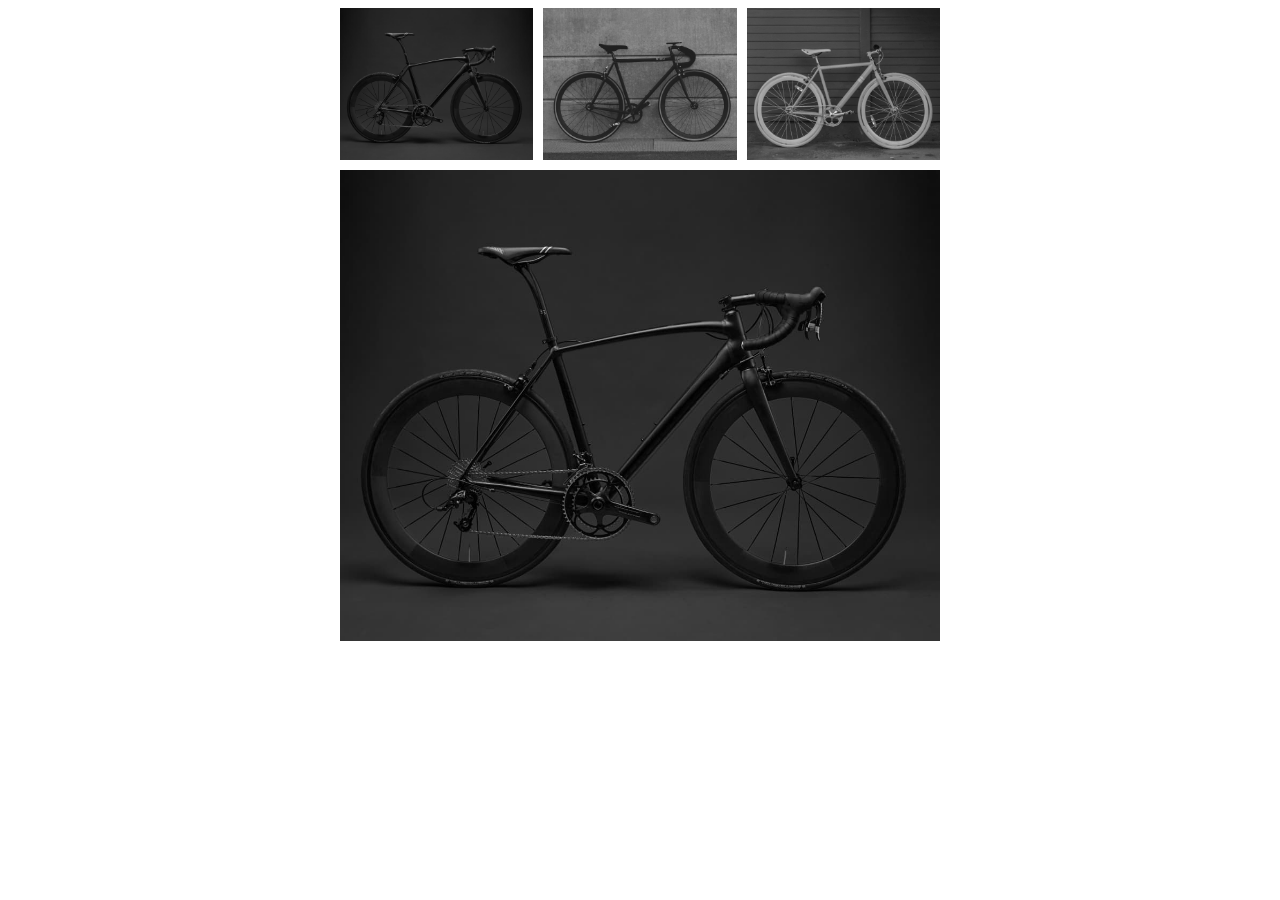
<file: Troca Foto - Js/index.html>
<!DOCTYPE html>
<html lang="pt-br">

<head>
    <meta charset="UTF-8">
    <meta name="viewport" content="width=device-width, initial-scale=1.0">
    <link rel="stylesheet" href="./style.css">
    <title>Document</title>
</head>

<body>

    <div id="galeria">
        <ul>
            <li><img src="./img/img1.jpg" alt="Bicicleta 1"></li>
            <li><img src="./img/img2.jpg" alt="Bicicleta 2"></li>
            <li><img src="./img/img3.jpg" alt="Bicicleta 3"></li>
        </ul>
        <img id="imagem-principal" src="./img/img1.jpg" alt="Bicicleta 1">
    </div>

    <script src="./script.js"></script>
</body>

</html>
</file>
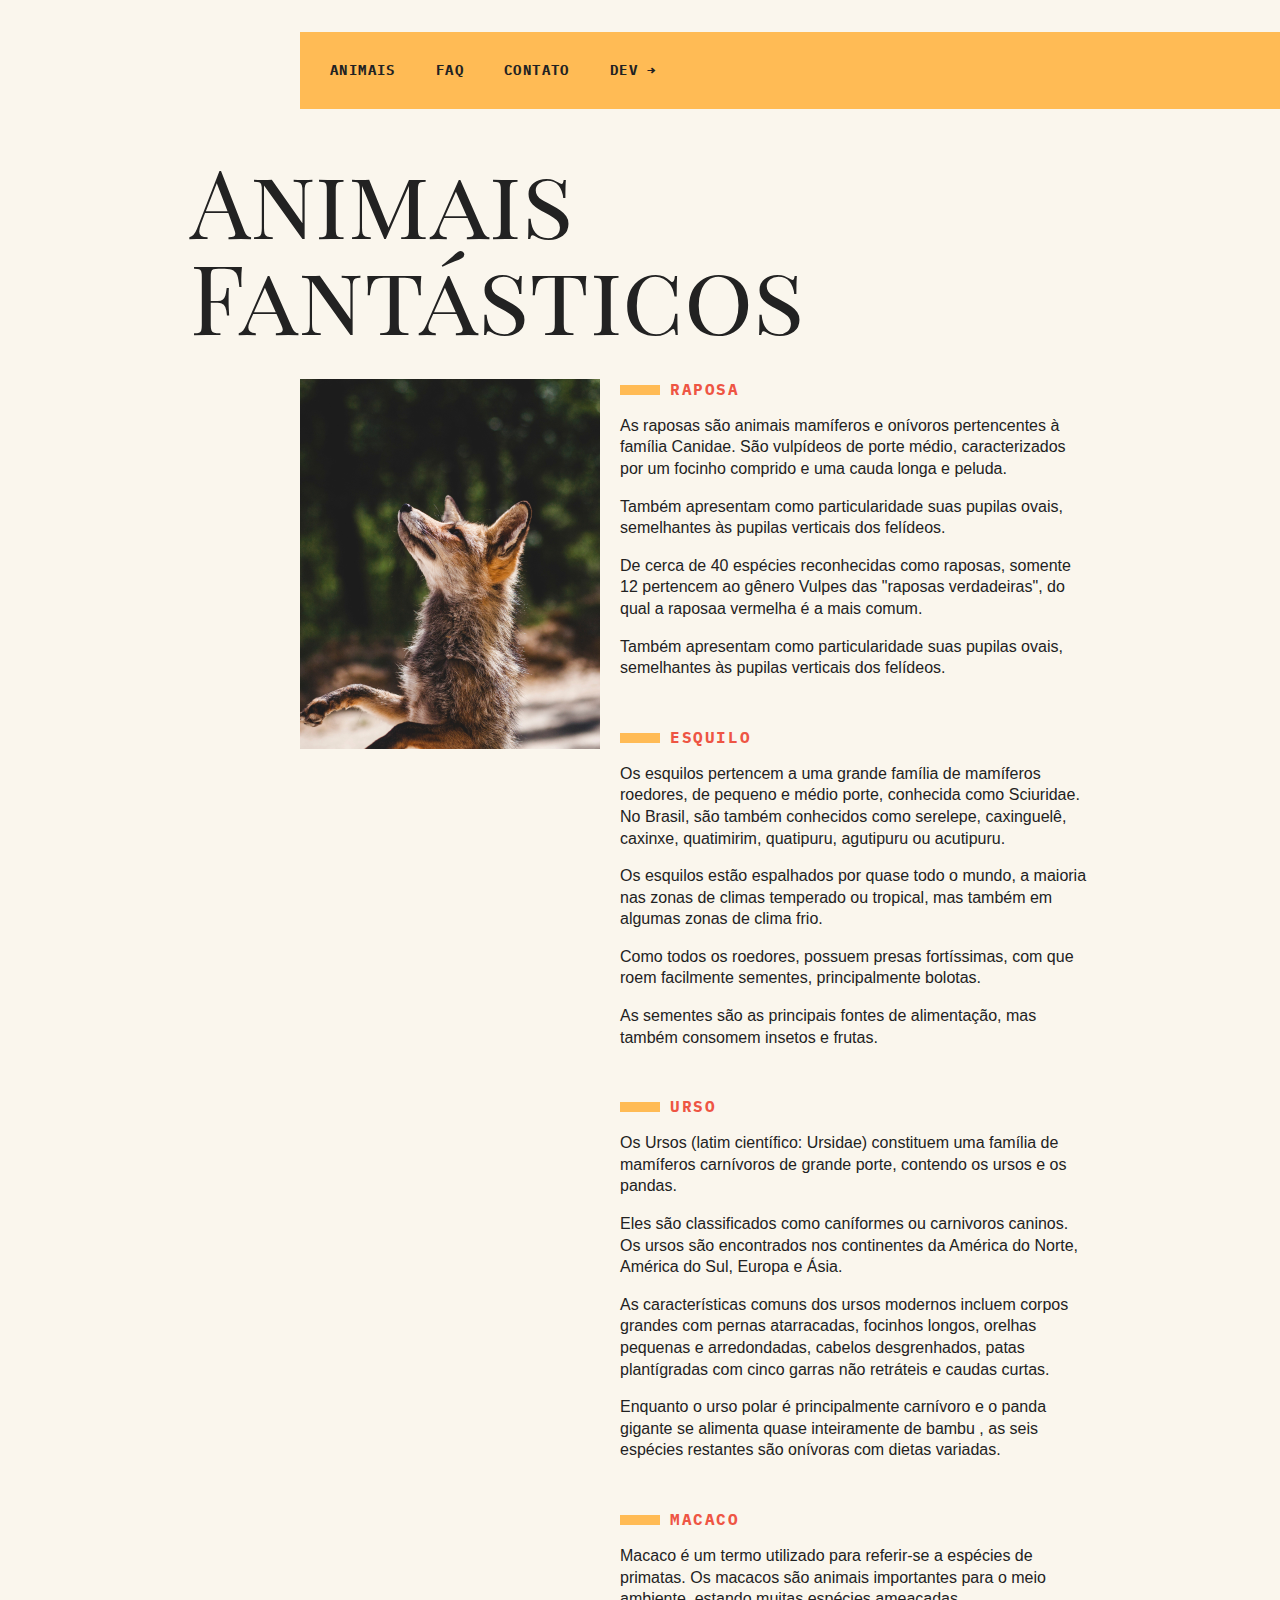
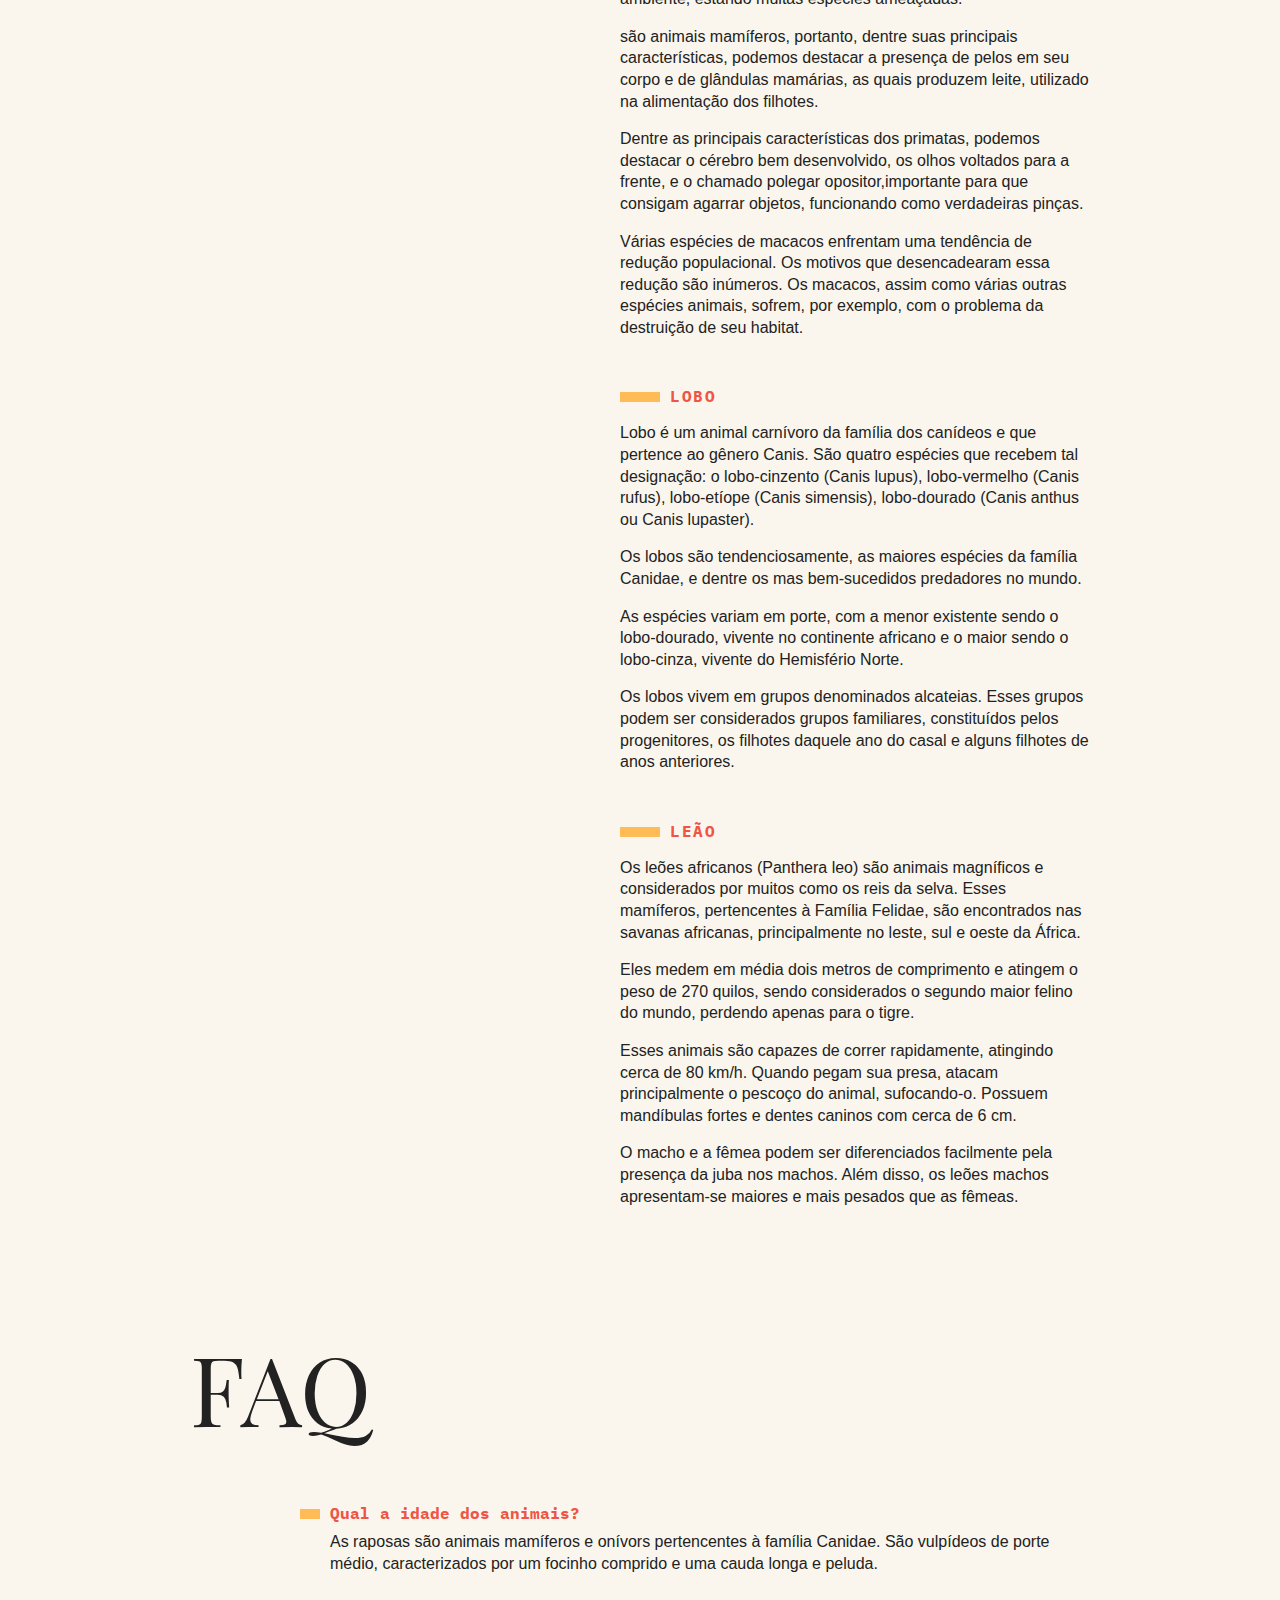
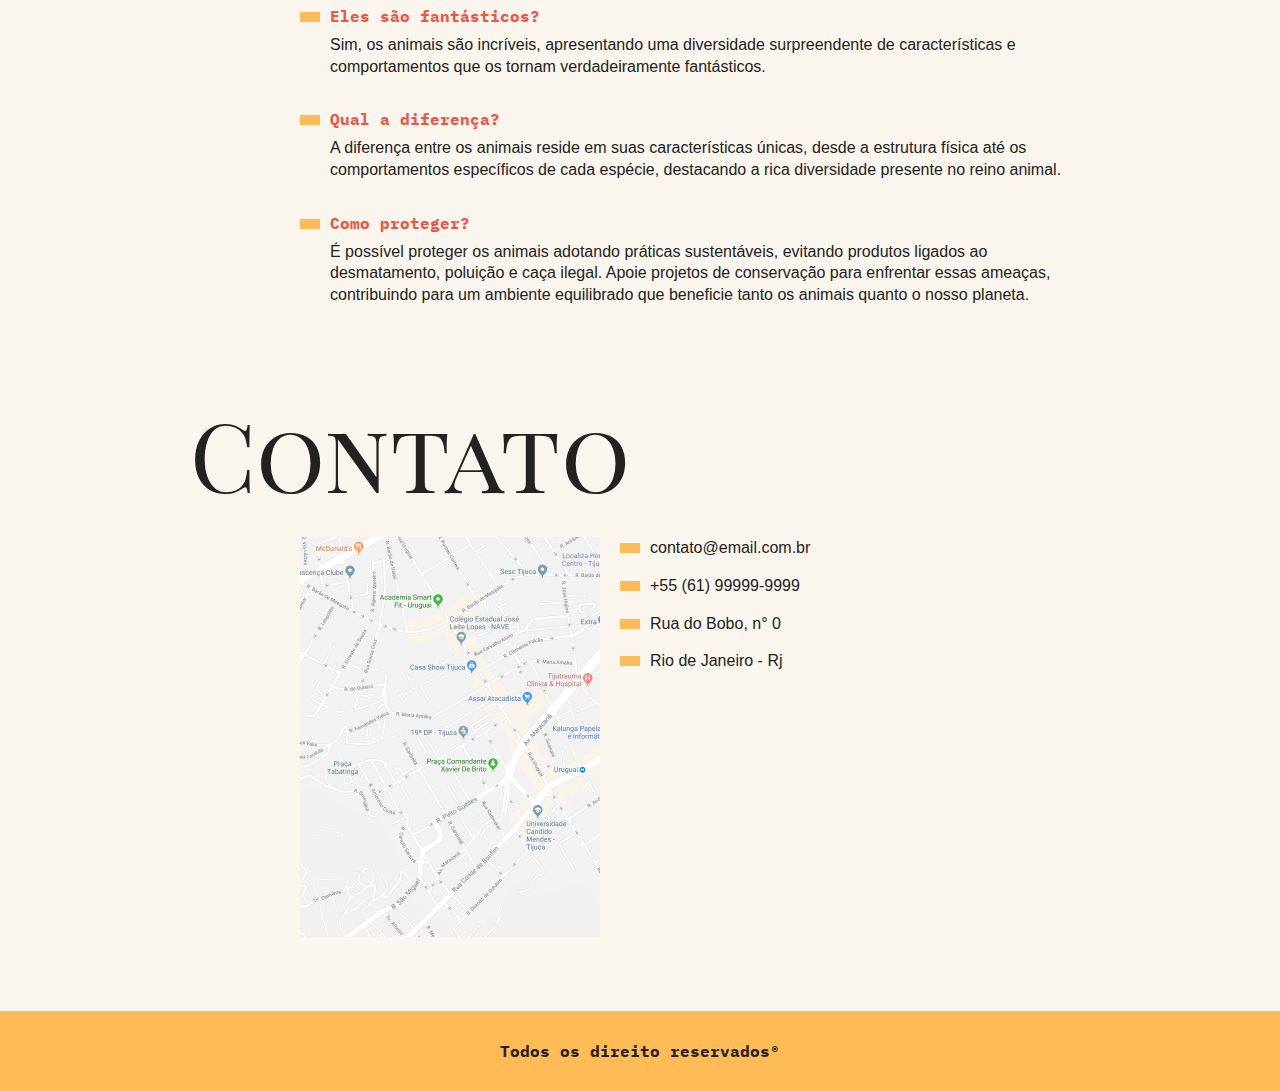
<file: Aula -DOM/Classes-e-Atributos/index.html>
<!DOCTYPE html>
<html lang="pt-br">

<head>
    <meta charset="UTF-8">
    <meta name="viewport" content="width=device-width, initial-scale=1.0">
    <link rel="shortcut icon" href="./img/favicon.svg" type="image/svg+xml">
    <link rel="stylesheet" href="./css/style.css">
    <link rel="preconnect" href="https://fonts.googleapis.com">
    <link rel="preconnect" href="https://fonts.gstatic.com" crossorigin>
    <link href="https://fonts.googleapis.com/css2?family=IBM+Plex+Mono:ital,wght@0,400;0,700;1,400;1,700&family=Playfair+Display+SC:wght@400;700&display=swap" rel="stylesheet">

    <title>Animais Fantásticos</title>
</head>

<body>

    <nav class="menu">
        <ul>
            <li><a href="#animais">Animais</a></li>
            <li><a href="#faq">Faq</a></li>
            <li><a href="#contato">Contato</a></li>
            <li><a href="https://gabrielfc98.github.io/" target="_blank">Dev →</a></li>
        </ul>
    </nav>

    <section class="grid-section animals" id="animais">
        <h1 class="title">Animais Fantásticos</h1>
        <ul class="animals-list">
            <li>
                <img src="./img/imagem1.jpg" alt="">
            </li>
            <li>
                <img src="./img/imagem2.jpg">
            </li>
            <li>
                <img src="./img/imagem3.jpg" alt="">
            </li>
            <li>
                <img src="./img/imagem4.jpg" alt="">
            </li>
            <li>
                <img src="./img/imagem5.jpg" alt="">
            </li>
            <li>
                <img src="./img/imagem6.jpg" alt="">
            </li>
        </ul>
        <div class="animals-description">
            <section>
                <h2>Raposa</h2>
                <p>As raposas são animais mamíferos e onívoros pertencentes à família Canidae. São vulpídeos de porte médio, caracterizados por um focinho comprido e uma cauda longa e peluda.</p>
                <p>Também apresentam como particularidade suas pupilas ovais, semelhantes às pupilas verticais dos felídeos.</p>
                <p>De cerca de 40 espécies reconhecidas como raposas, somente 12 pertencem ao gênero Vulpes das "raposas verdadeiras", do qual a raposaa vermelha é a mais comum.</p>
                <p>Também apresentam como particularidade suas pupilas ovais, semelhantes às pupilas verticais dos felídeos.</p>
            </section>

            <section>
                <h2>Esquilo</h2>
                <p>Os esquilos pertencem a uma grande família de mamíferos roedores, de pequeno e médio porte, conhecida como Sciuridae. No Brasil, são também conhecidos como serelepe, caxinguelê, caxinxe, quatimirim, quatipuru, agutipuru ou acutipuru.</p>
                <p>Os esquilos estão espalhados por quase todo o mundo, a maioria nas zonas de climas temperado ou tropical, mas também em algumas zonas de clima frio.</p>
                <p>Como todos os roedores, possuem presas fortíssimas, com que roem facilmente sementes, principalmente bolotas.</p>
                <p>As sementes são as principais fontes de alimentação, mas também consomem insetos e frutas.</p>
            </section>

            <section>
                <h2>Urso</h2>
                <p>Os Ursos (latim científico: Ursidae) constituem uma família de mamíferos carnívoros de grande porte, contendo os ursos e os pandas.</p>
                <p>Eles são classificados como caníformes ou carnivoros caninos. Os ursos são encontrados nos continentes da América do Norte, América do Sul, Europa e Ásia.</p>
                <p>As características comuns dos ursos modernos incluem corpos grandes com pernas atarracadas, focinhos longos, orelhas pequenas e arredondadas, cabelos desgrenhados, patas plantígradas com cinco garras não retráteis e caudas curtas.</p>
                <p>Enquanto o urso polar é principalmente carnívoro e o panda gigante se alimenta quase inteiramente de bambu , as seis espécies restantes são onívoras com dietas variadas.</p>
            </section>

            <section>
                <h2>Macaco</h2>
                <p>Macaco é um termo utilizado para referir-se a espécies de primatas. Os macacos são animais importantes para o meio ambiente, estando muitas espécies ameaçadas.</p>
                <p>são animais mamíferos, portanto, dentre suas principais características, podemos destacar a presença de pelos em seu corpo e de glândulas mamárias, as quais produzem leite, utilizado na alimentação dos filhotes.</p>
                <p>Dentre as principais características dos primatas, podemos destacar o cérebro bem desenvolvido, os olhos voltados para a frente, e o chamado polegar opositor,importante para que consigam agarrar objetos, funcionando como verdadeiras pinças.</p>
                <p>Várias espécies de macacos enfrentam uma tendência de redução populacional. Os motivos que desencadearam essa redução são inúmeros. Os macacos, assim como várias outras espécies animais, sofrem, por exemplo, com o problema da destruição de seu habitat.</p>
            </section>

            <section>
                <h2>Lobo</h2>
                <p>Lobo é um animal carnívoro da família dos canídeos e que pertence ao gênero Canis. São quatro espécies que recebem tal designação: o lobo-cinzento (Canis lupus), lobo-vermelho (Canis rufus), lobo-etíope (Canis simensis), lobo-dourado (Canis anthus ou Canis lupaster).</p>
                <p>Os lobos são tendenciosamente, as maiores espécies da família Canidae, e dentre os mas bem-sucedidos predadores no mundo.</p>
                <p>As espécies variam em porte, com a menor existente sendo o lobo-dourado, vivente no continente africano e o maior sendo o lobo-cinza, vivente do Hemisfério Norte.</p>
                <p>Os lobos vivem em grupos denominados alcateias. Esses grupos podem ser considerados grupos familiares, constituídos pelos progenitores, os filhotes daquele ano do casal e alguns filhotes de anos anteriores.</p>
            </section>

            <section>
                <h2>Leão</h2>
                <p>Os leões africanos (Panthera leo) são animais magníficos e considerados por muitos como os reis da selva. Esses mamíferos, pertencentes à Família Felidae, são encontrados nas savanas africanas, principalmente no leste, sul e oeste da África.</p>
                <p>Eles medem em média dois metros de comprimento e atingem o peso de 270 quilos, sendo considerados o segundo maior felino do mundo, perdendo apenas para o tigre.</p>
                <p>Esses animais são capazes de correr rapidamente, atingindo cerca de 80 km/h. Quando pegam sua presa, atacam principalmente o pescoço do animal, sufocando-o. Possuem mandíbulas fortes e dentes caninos com cerca de 6 cm.</p>
                <p>O macho e a fêmea podem ser diferenciados facilmente pela presença da juba nos machos. Além disso, os leões machos apresentam-se maiores e mais pesados que as fêmeas.</p>
            </section>
        </div>
    </section>

    <section class="grid-section faq" id="faq">
        <h1 class="title">FAQ</h1>
        <dl class="faq-list">
            <dt>Qual a idade dos animais?</dt>
            <dd>As raposas são animais mamíferos e onívors pertencentes à família Canidae. São vulpídeos de porte médio, caracterizados por um focinho comprido e uma cauda longa e peluda.</dd>
            <dt>Eles são fantásticos?</dt>
            <dd>Sim, os animais são incríveis, apresentando uma diversidade surpreendente de características e comportamentos que os tornam verdadeiramente fantásticos.</dd>
            <dt>Qual a diferença?</dt>
            <dd>A diferença entre os animais reside em suas características únicas, desde a estrutura física até os comportamentos específicos de cada espécie, destacando a rica diversidade presente no reino animal.</dd>
            <dt>Como proteger?</dt>
            <dd>É possível proteger os animais adotando práticas sustentáveis, evitando produtos ligados ao desmatamento, poluição e caça ilegal. Apoie projetos de conservação para enfrentar essas ameaças, contribuindo para um ambiente equilibrado que beneficie tanto os animais quanto o nosso planeta. </dd>
        </dl>
    </section>

    <section class="grid-section contact" id="contato">
        <h1 class="title">Contato</h1>
        <div class="map">
            <img src="./img/mapa.png">
        </div>
        <ul class="data">
            <li><a href="mailto:contato@email.com.br">contato@email.com.br</a></li>
            <li><a href="tel:+5561999999999">+55 (61) 99999-9999</a></li>
            <li>Rua do Bobo, n° 0</li>
            <li>Rio de Janeiro - Rj</li>
        </ul>
    </section>

    <footer class="copy">
        <p>Todos os direito reservados®</p>
    </footer>



    <script src="./script.js"></script>
</body>

</html>
</file>
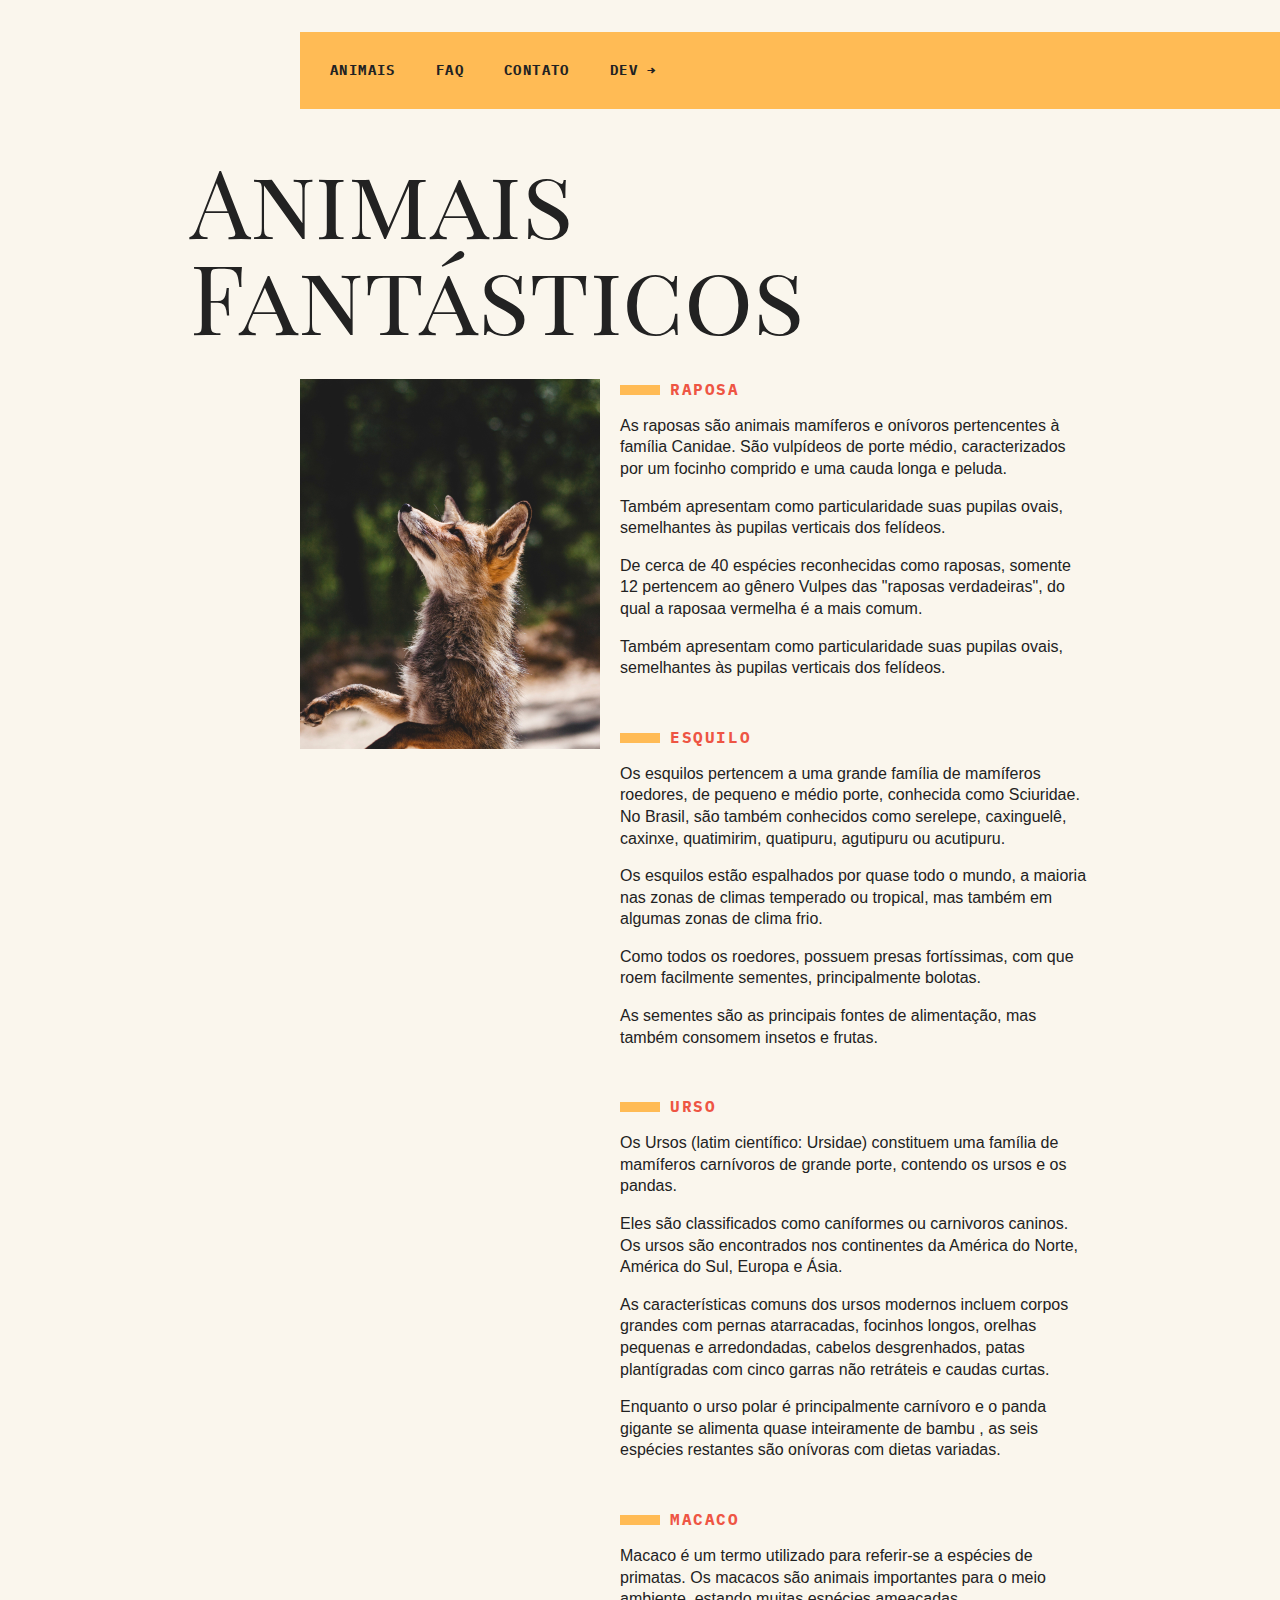
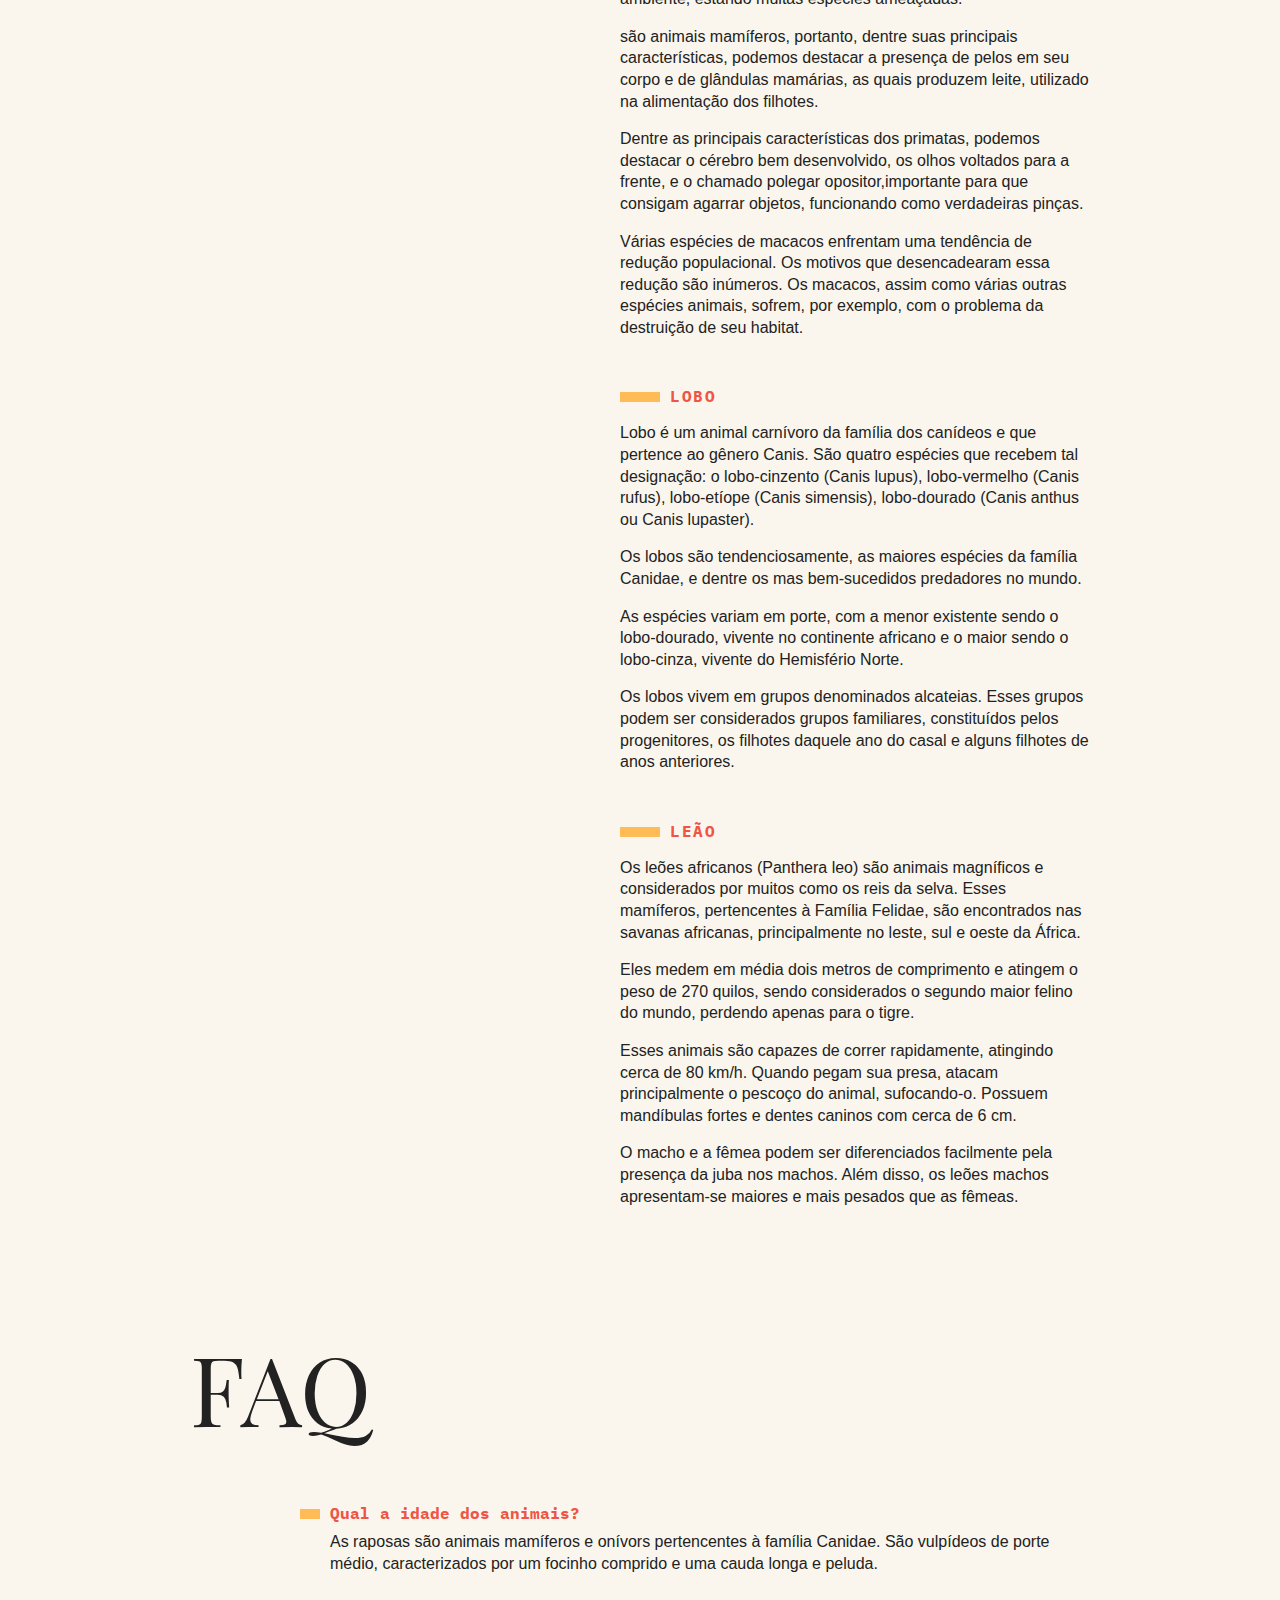
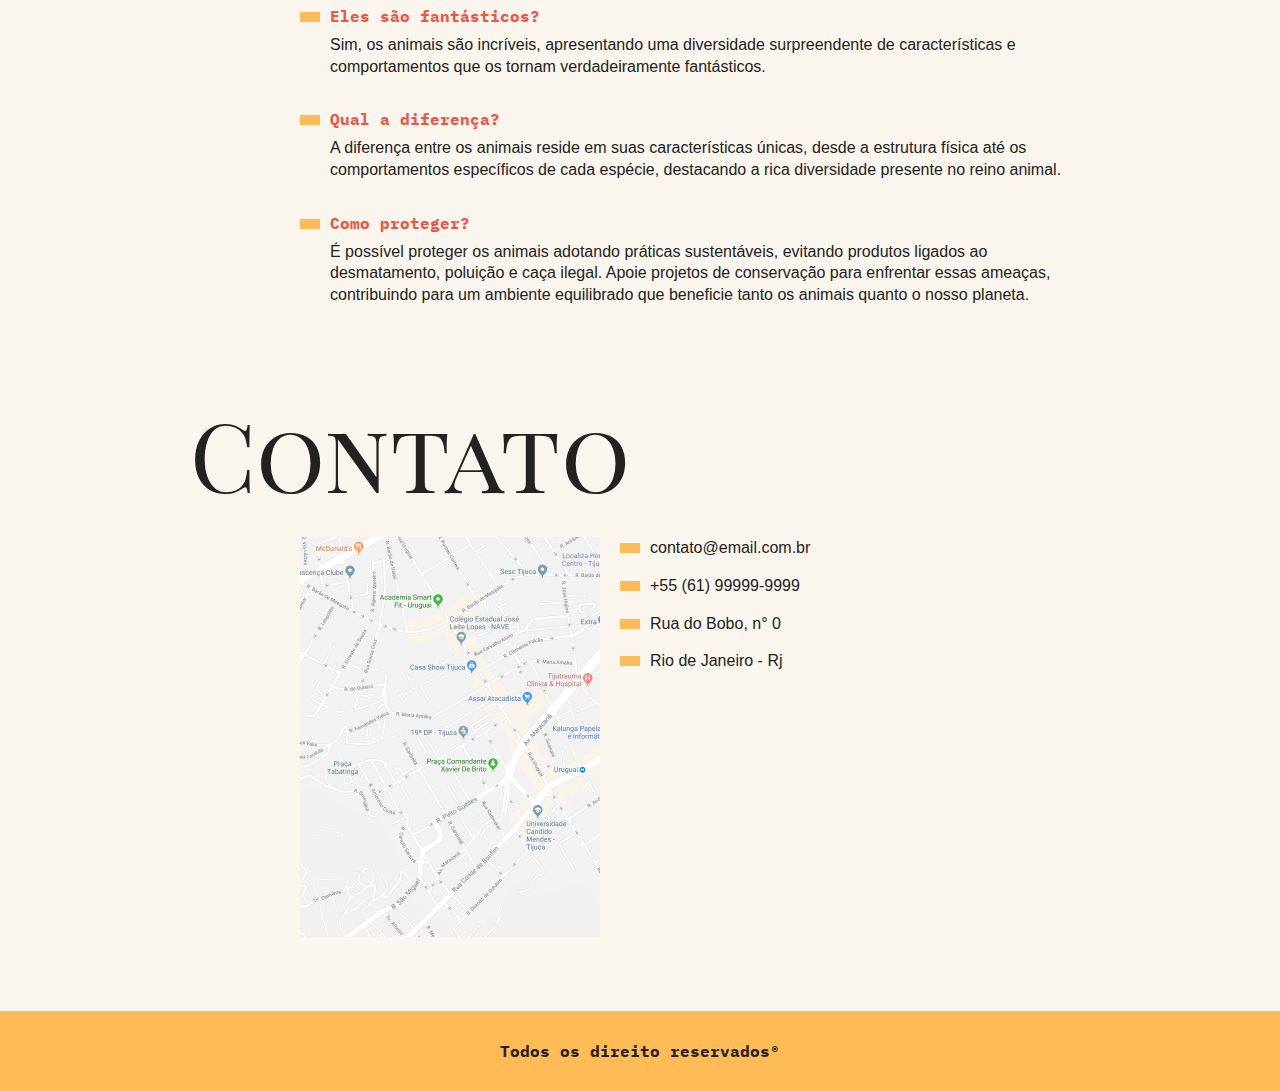
<file: Aula -DOM/Dimensoes-e-Distancias/index.html>
<!DOCTYPE html>
<html lang="pt-br">

<head>
    <meta charset="UTF-8">
    <meta name="viewport" content="width=device-width, initial-scale=1.0">
    <link rel="shortcut icon" href="./img/favicon.svg" type="image/svg+xml">
    <link rel="stylesheet" href="./css/style.css">
    <link rel="preconnect" href="https://fonts.googleapis.com">
    <link rel="preconnect" href="https://fonts.gstatic.com" crossorigin>
    <link href="https://fonts.googleapis.com/css2?family=IBM+Plex+Mono:ital,wght@0,400;0,700;1,400;1,700&family=Playfair+Display+SC:wght@400;700&display=swap" rel="stylesheet">

    <title>Animais Fantásticos</title>
</head>

<body>

    <nav class="menu">
        <ul>
            <li><a href="#animais">Animais</a></li>
            <li><a href="#faq">Faq</a></li>
            <li><a href="#contato">Contato</a></li>
            <li><a href="https://gabrielfc98.github.io/" target="_blank">Dev →</a></li>
        </ul>
    </nav>

    <section class="grid-section animals" id="animais">
        <h1 class="title">Animais Fantásticos</h1>
        <ul class="animals-list">
            <li>
                <img src="./img/imagem1.jpg" alt="">
            </li>
            <li>
                <img src="./img/imagem2.jpg" alt="">
            </li>
            <li>
                <img src="./img/imagem3.jpg" alt="">
            </li>
            <li>
                <img src="./img/imagem4.jpg" alt="">
            </li>
            <li>
                <img src="./img/imagem5.jpg" alt="">
            </li>
            <li>
                <img src="./img/imagem6.jpg" alt="">
            </li>
        </ul>
        <div class="animals-description">
            <section>
                <h2>Raposa</h2>
                <p>As raposas são animais mamíferos e onívoros pertencentes à família Canidae. São vulpídeos de porte médio, caracterizados por um focinho comprido e uma cauda longa e peluda.</p>
                <p>Também apresentam como particularidade suas pupilas ovais, semelhantes às pupilas verticais dos felídeos.</p>
                <p>De cerca de 40 espécies reconhecidas como raposas, somente 12 pertencem ao gênero Vulpes das "raposas verdadeiras", do qual a raposaa vermelha é a mais comum.</p>
                <p>Também apresentam como particularidade suas pupilas ovais, semelhantes às pupilas verticais dos felídeos.</p>
            </section>

            <section>
                <h2>Esquilo</h2>
                <p>Os esquilos pertencem a uma grande família de mamíferos roedores, de pequeno e médio porte, conhecida como Sciuridae. No Brasil, são também conhecidos como serelepe, caxinguelê, caxinxe, quatimirim, quatipuru, agutipuru ou acutipuru.</p>
                <p>Os esquilos estão espalhados por quase todo o mundo, a maioria nas zonas de climas temperado ou tropical, mas também em algumas zonas de clima frio.</p>
                <p>Como todos os roedores, possuem presas fortíssimas, com que roem facilmente sementes, principalmente bolotas.</p>
                <p>As sementes são as principais fontes de alimentação, mas também consomem insetos e frutas.</p>
            </section>

            <section>
                <h2>Urso</h2>
                <p>Os Ursos (latim científico: Ursidae) constituem uma família de mamíferos carnívoros de grande porte, contendo os ursos e os pandas.</p>
                <p>Eles são classificados como caníformes ou carnivoros caninos. Os ursos são encontrados nos continentes da América do Norte, América do Sul, Europa e Ásia.</p>
                <p>As características comuns dos ursos modernos incluem corpos grandes com pernas atarracadas, focinhos longos, orelhas pequenas e arredondadas, cabelos desgrenhados, patas plantígradas com cinco garras não retráteis e caudas curtas.</p>
                <p>Enquanto o urso polar é principalmente carnívoro e o panda gigante se alimenta quase inteiramente de bambu , as seis espécies restantes são onívoras com dietas variadas.</p>
            </section>

            <section>
                <h2>Macaco</h2>
                <p>Macaco é um termo utilizado para referir-se a espécies de primatas. Os macacos são animais importantes para o meio ambiente, estando muitas espécies ameaçadas.</p>
                <p>são animais mamíferos, portanto, dentre suas principais características, podemos destacar a presença de pelos em seu corpo e de glândulas mamárias, as quais produzem leite, utilizado na alimentação dos filhotes.</p>
                <p>Dentre as principais características dos primatas, podemos destacar o cérebro bem desenvolvido, os olhos voltados para a frente, e o chamado polegar opositor,importante para que consigam agarrar objetos, funcionando como verdadeiras pinças.</p>
                <p>Várias espécies de macacos enfrentam uma tendência de redução populacional. Os motivos que desencadearam essa redução são inúmeros. Os macacos, assim como várias outras espécies animais, sofrem, por exemplo, com o problema da destruição de seu habitat.</p>
            </section>

            <section>
                <h2>Lobo</h2>
                <p>Lobo é um animal carnívoro da família dos canídeos e que pertence ao gênero Canis. São quatro espécies que recebem tal designação: o lobo-cinzento (Canis lupus), lobo-vermelho (Canis rufus), lobo-etíope (Canis simensis), lobo-dourado (Canis anthus ou Canis lupaster).</p>
                <p>Os lobos são tendenciosamente, as maiores espécies da família Canidae, e dentre os mas bem-sucedidos predadores no mundo.</p>
                <p>As espécies variam em porte, com a menor existente sendo o lobo-dourado, vivente no continente africano e o maior sendo o lobo-cinza, vivente do Hemisfério Norte.</p>
                <p>Os lobos vivem em grupos denominados alcateias. Esses grupos podem ser considerados grupos familiares, constituídos pelos progenitores, os filhotes daquele ano do casal e alguns filhotes de anos anteriores.</p>
            </section>

            <section>
                <h2>Leão</h2>
                <p>Os leões africanos (Panthera leo) são animais magníficos e considerados por muitos como os reis da selva. Esses mamíferos, pertencentes à Família Felidae, são encontrados nas savanas africanas, principalmente no leste, sul e oeste da África.</p>
                <p>Eles medem em média dois metros de comprimento e atingem o peso de 270 quilos, sendo considerados o segundo maior felino do mundo, perdendo apenas para o tigre.</p>
                <p>Esses animais são capazes de correr rapidamente, atingindo cerca de 80 km/h. Quando pegam sua presa, atacam principalmente o pescoço do animal, sufocando-o. Possuem mandíbulas fortes e dentes caninos com cerca de 6 cm.</p>
                <p>O macho e a fêmea podem ser diferenciados facilmente pela presença da juba nos machos. Além disso, os leões machos apresentam-se maiores e mais pesados que as fêmeas.</p>
            </section>
        </div>
    </section>

    <section class="grid-section faq" id="faq">
        <h1 class="title">FAQ</h1>
        <dl class="faq-list">
            <dt>Qual a idade dos animais?</dt>
            <dd>As raposas são animais mamíferos e onívors pertencentes à família Canidae. São vulpídeos de porte médio, caracterizados por um focinho comprido e uma cauda longa e peluda.</dd>
            <dt>Eles são fantásticos?</dt>
            <dd>Sim, os animais são incríveis, apresentando uma diversidade surpreendente de características e comportamentos que os tornam verdadeiramente fantásticos.</dd>
            <dt>Qual a diferença?</dt>
            <dd>A diferença entre os animais reside em suas características únicas, desde a estrutura física até os comportamentos específicos de cada espécie, destacando a rica diversidade presente no reino animal.</dd>
            <dt>Como proteger?</dt>
            <dd>É possível proteger os animais adotando práticas sustentáveis, evitando produtos ligados ao desmatamento, poluição e caça ilegal. Apoie projetos de conservação para enfrentar essas ameaças, contribuindo para um ambiente equilibrado que beneficie tanto os animais quanto o nosso planeta. </dd>
        </dl>
    </section>

    <section class="grid-section contact" id="contato">
        <h1 class="title">Contato</h1>
        <div class="map">
            <img src="./img/mapa.png" alt="">
        </div>
        <ul class="data">
            <li><a href="mailto:contato@email.com.br">contato@email.com.br</a></li>
            <li><a href="tel:+5561999999999">+55 (61) 99999-9999</a></li>
            <li>Rua do Bobo, n° 0</li>
            <li>Rio de Janeiro - Rj</li>
        </ul>
    </section>

    <footer class="copy">
        <p>Todos os direito reservados®</p>
    </footer>



    <script src="./script.js"></script>
</body>

</html>
</file>
<file: Troca Foto - Js/style.css>
img {
  max-width: 100%;
  display: block;
}
#galeria {
  max-width: 600px;
  margin: 0 auto;
}
ul,
li {
  padding: 0px;
  margin: 0px;
  list-style: none;
}
#galeria ul {
  display: grid;
  grid-template-columns: repeat(3, 1fr);
  gap: 10px;
  margin-bottom: 10px;
}

#galeria ul li {
  cursor: pointer;
}
</file>
<file: Aula -DOM/Classes-e-Atributos/css/style.css>
body,
h1,
h2,
h3,
ul,
li,
p,
dd,
dt,
dl {
  margin: 0px;
  padding: 0px;
}

a {
  text-decoration: none;
  color: inherit;
}

ul,
li {
  list-style: none;
}
img {
  display: block;
  max-width: 100%;
}

body {
  background-color: #faf6ed;
  color: #222;
  -webkit-font-smoothing: antialiased;
  display: grid;
  grid-template-columns: 1fr 120px minmax(300px, 800px) 1fr;
}

.menu {
  grid-column: 3 / 5;
  background-color: #ffbb55;
  margin-top: 2rem;
  margin-bottom: 2rem;
}

.menu ul {
  display: flex;
  flex-wrap: wrap;
  gap: 20px;
  padding: 20px;
}

.menu li a {
  display: block;
  padding: 10px;
  text-transform: uppercase;
  font: 700 0.875rem/1.2 "IBM Plex Mono", monospace;
  letter-spacing: 0.1em;
}

.grid-section {
  grid-column: 2 / 4;
  width: 100%;
  box-sizing: border-box;
  padding: 10px;
  display: grid;
  grid-template-columns: 90px 300px 1fr;
  gap: 20px;
  margin-bottom: 4rem;
}

.title {
  font: 400 6rem/1 "Playfair Display SC", georgia;
  margin-bottom: 1rem;
  grid-column: 1 / 4;
}

.animals p {
  font: 400 1rem/1.35 "Helvetica", Arial;
  margin-bottom: 1rem;
}

.animals h2 {
  font: 700 1rem "IBM Plex Mono", monospace;
  color: #ee5544;
  text-transform: uppercase;
  letter-spacing: 0.1em;
  margin-bottom: 1rem;
}

.animals h2::before {
  content: "";
  display: inline-block;
  width: 40px;
  height: 10px;
  background: #ffbb55;
  margin-right: 10px;
}

.animals-list {
  height: 370px;
  overflow-y: scroll;
  grid-column: 2;
}

.animals-list::-webkit-scrollbar {
  width: 18px;
}

.animals-list::-webkit-scrollbar-thumb {
  background: #ffbb55;
  border-left: 4px solid #faf6ed;
  border-right: 4px solid #faf6ed;
}

.animals-list::-webkit-scrollbar-track {
  background: transparent;
}

.animals-description {
  grid-column: 3;
}

.animals-description section {
  margin-bottom: 3rem;
}

.faq-list {
  grid-column: 2 / 4;
}

.faq-list dt {
  font: 700 1rem "IBM Plex Mono", monospace;
  color: #ee5544;
  margin-top: 2rem;
  margin-bottom: 0.5rem;
}

.faq-list dt::before {
  content: "";
  display: inline-block;
  background: #ffbb55;
  width: 20px;
  height: 10px;
  margin-right: 10px;
}

.faq-list dd {
  font: 400 1rem/1.35 "Helvetica", Arial;
  margin-bottom: 1rem;
  margin-left: 30px;
}

.map {
  grid-column: 2;
}

.data {
  grid-column: 3;
}

.data li {
  margin-bottom: 1rem;
  font: 400 1rem/1.35 "Helvetica", Arial;
}

.data li::before {
  content: "";
  display: inline-block;
  background: #ffbb55;
  width: 20px;
  height: 10px;
  margin-right: 10px;
}

.copy {
  grid-column: 1 / -1;
  background: #ffbb55;
  padding: 30px;
}

.copy p {
  text-align: center;
  font: 700 1rem "IBM Plex Mono", monospace;
}

@media (max-width: 700px) {
  body {
    grid-template-columns: 1fr;
  }
  .menu,
  .grid-section {
    grid-column: 1;
  }

  .grid-section {
    grid-template-columns: 100px 1fr;
    gap: 10px;
  }

  .animals-list {
    grid-column: 1;
  }

  .faq-list,
  .data,
  .map {
    grid-column: 1 / 3;
  }

  .grid-section h1 {
    font-size: 3rem;
  }

  .menu {
    margin-top: 0px;
  }

  .grid-section {
    padding: 0px 20px;
  }
}
</file>
<file: Aula -DOM/Dimensoes-e-Distancias/css/style.css>
body,
h1,
h2,
h3,
ul,
li,
p,
dd,
dt,
dl {
  margin: 0px;
  padding: 0px;
}

a {
  text-decoration: none;
  color: inherit;
}

ul,
li {
  list-style: none;
}
img {
  display: block;
  max-width: 100%;
}

body {
  background-color: #faf6ed;
  color: #222;
  -webkit-font-smoothing: antialiased;
  display: grid;
  grid-template-columns: 1fr 120px minmax(300px, 800px) 1fr;
}

.menu {
  grid-column: 3 / 5;
  background-color: #ffbb55;
  margin-top: 2rem;
  margin-bottom: 2rem;
}

.menu ul {
  display: flex;
  flex-wrap: wrap;
  gap: 20px;
  padding: 20px;
}

.menu li a {
  display: block;
  padding: 10px;
  text-transform: uppercase;
  font: 700 0.875rem/1.2 "IBM Plex Mono", monospace;
  letter-spacing: 0.1em;
}

.grid-section {
  grid-column: 2 / 4;
  width: 100%;
  box-sizing: border-box;
  padding: 10px;
  display: grid;
  grid-template-columns: 90px 300px 1fr;
  gap: 20px;
  margin-bottom: 4rem;
}

.title {
  font: 400 6rem/1 "Playfair Display SC", georgia;
  margin-bottom: 1rem;
  grid-column: 1 / 4;
}

.animals p {
  font: 400 1rem/1.35 "Helvetica", Arial;
  margin-bottom: 1rem;
}

.animals h2 {
  font: 700 1rem "IBM Plex Mono", monospace;
  color: #ee5544;
  text-transform: uppercase;
  letter-spacing: 0.1em;
  margin-bottom: 1rem;
}

.animals h2::before {
  content: "";
  display: inline-block;
  width: 40px;
  height: 10px;
  background: #ffbb55;
  margin-right: 10px;
}

.animals-list {
  height: 370px;
  overflow-y: scroll;
  grid-column: 2;
}

.animals-list::-webkit-scrollbar {
  width: 18px;
}

.animals-list::-webkit-scrollbar-thumb {
  background: #ffbb55;
  border-left: 4px solid #faf6ed;
  border-right: 4px solid #faf6ed;
}

.animals-list::-webkit-scrollbar-track {
  background: transparent;
}

.animals-description {
  grid-column: 3;
}

.animals-description section {
  margin-bottom: 3rem;
}

.faq-list {
  grid-column: 2 / 4;
}

.faq-list dt {
  font: 700 1rem "IBM Plex Mono", monospace;
  color: #ee5544;
  margin-top: 2rem;
  margin-bottom: 0.5rem;
}

.faq-list dt::before {
  content: "";
  display: inline-block;
  background: #ffbb55;
  width: 20px;
  height: 10px;
  margin-right: 10px;
}

.faq-list dd {
  font: 400 1rem/1.35 "Helvetica", Arial;
  margin-bottom: 1rem;
  margin-left: 30px;
}

.map {
  grid-column: 2;
}

.data {
  grid-column: 3;
}

.data li {
  margin-bottom: 1rem;
  font: 400 1rem/1.35 "Helvetica", Arial;
}

.data li::before {
  content: "";
  display: inline-block;
  background: #ffbb55;
  width: 20px;
  height: 10px;
  margin-right: 10px;
}

.copy {
  grid-column: 1 / -1;
  background: #ffbb55;
  padding: 30px;
}

.copy p {
  text-align: center;
  font: 700 1rem "IBM Plex Mono", monospace;
}

@media (max-width: 700px) {
  body {
    grid-template-columns: 1fr;
  }
  .menu,
  .grid-section {
    grid-column: 1;
  }

  .grid-section {
    grid-template-columns: 100px 1fr;
    gap: 10px;
  }

  .animals-list {
    grid-column: 1;
  }

  .faq-list,
  .data,
  .map {
    grid-column: 1 / 3;
  }

  .grid-section h1 {
    font-size: 3rem;
  }

  .menu {
    margin-top: 0px;
  }

  .grid-section {
    padding: 0px 20px;
  }
}
</file>
